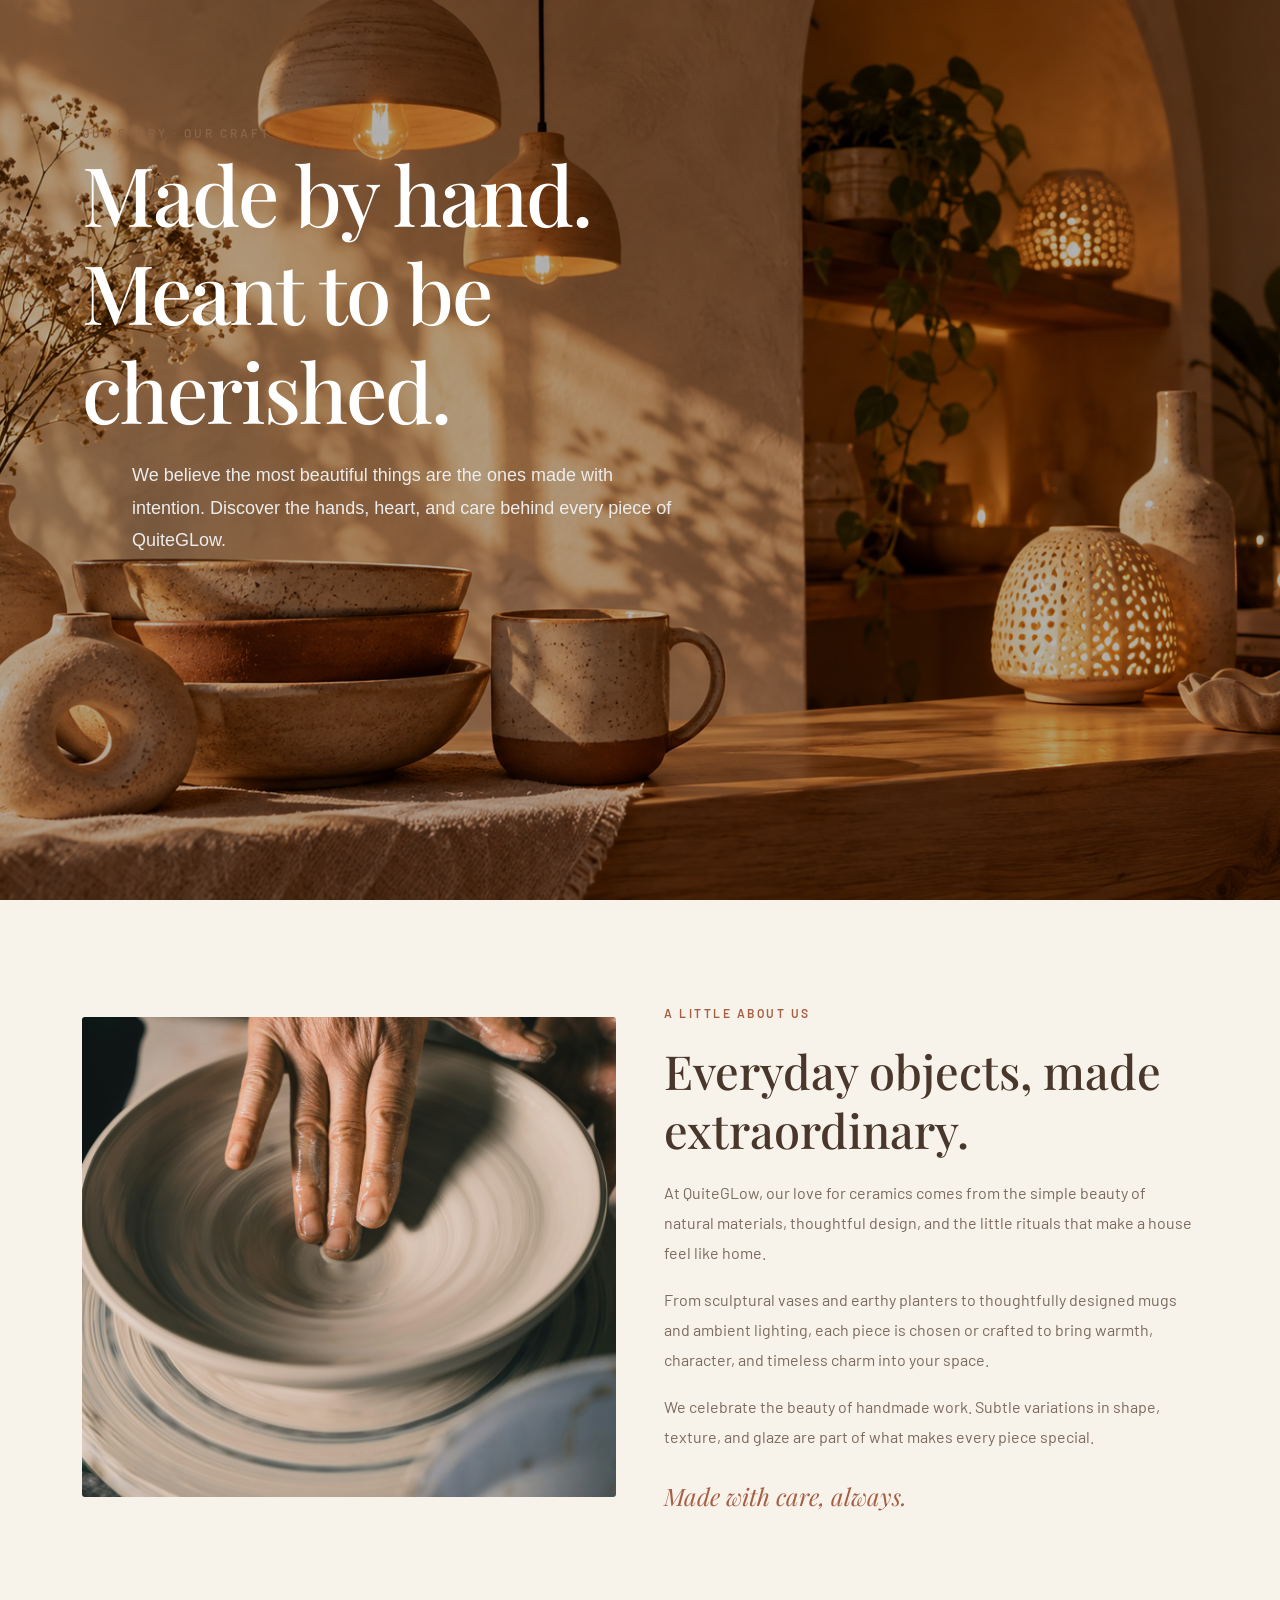
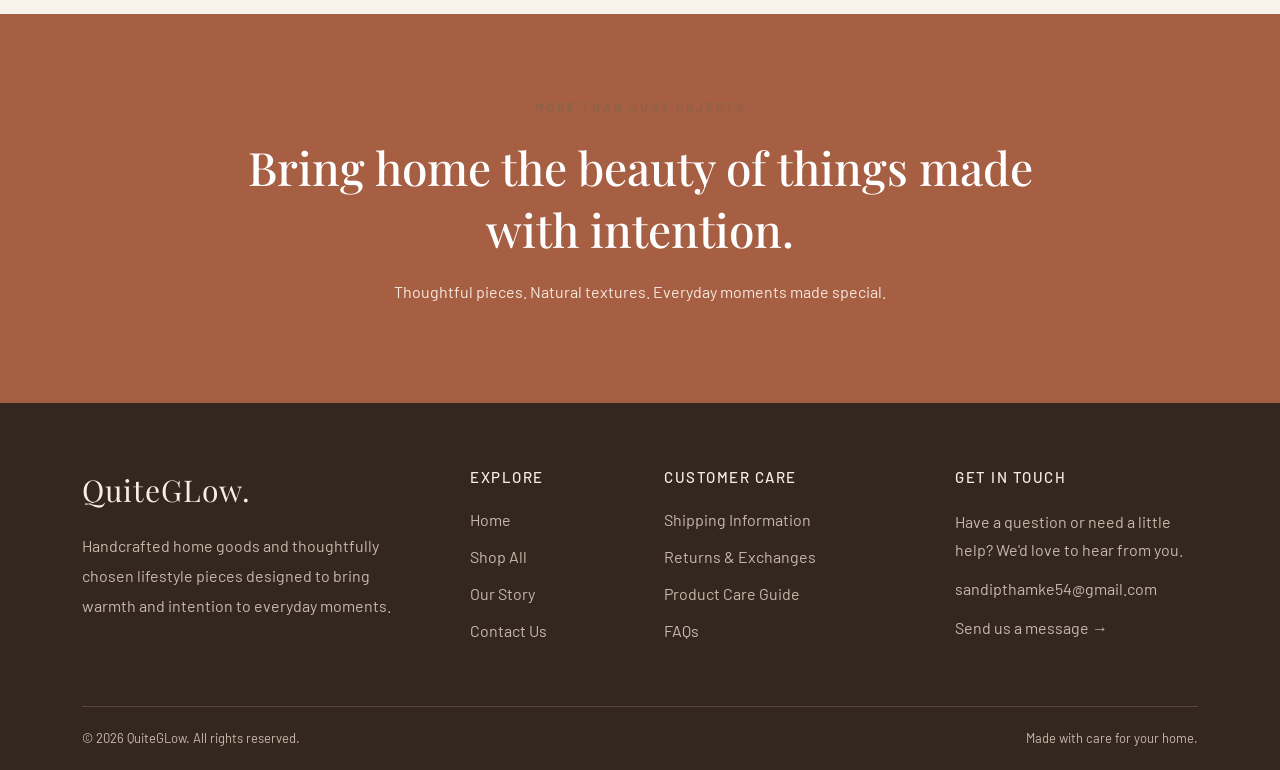
<file: aboutus.html>
<!DOCTYPE html>
<html lang="en">
    <head>
        <meta charset="UTF-8">
        <meta name="viewport" content="width=device-width, initial-scale=1.0">
        <title>Quite Glow</title>

        <!-- Bootstrap CSS -->
        <link
            href="https://cdn.jsdelivr.net/npm/bootstrap@5.3.3/dist/css/bootstrap.min.css"
            rel="stylesheet">
        <!-- Fonts -->
        <link
            href="https://fonts.googleapis.com/css2?family=Maname&family=Playfair+Display:ital,wght@0,400..900;1,400..900&display=swap"
            rel="stylesheet">
        <link rel="preconnect" href="https://fonts.googleapis.com">
        <link rel="preconnect" href="https://fonts.gstatic.com" crossorigin>
        <link
            href="https://fonts.googleapis.com/css2?family=Barlow:ital,wght@0,100;0,200;0,300;0,400;0,500;0,600;0,700;0,800;0,900;1,100;1,200;1,300;1,400;1,500;1,600;1,700;1,800;1,900&display=swap"
            rel="stylesheet">
        <link href="assets/style.css" rel="stylesheet">
    </head>
    <body>

        <!-- Navbar -->
        <nav class="navbar navbar-expand-lg custom-navbar" id="navbar">
            <div class="container py-2">

                <a class="navbar-brand" href="index.html">QuiteGLow</a>

                <button class="navbar-toggler" type="button"
                    data-bs-toggle="collapse"
                    data-bs-target="#navbarMenu"
                    aria-controls="navbarMenu"
                    aria-expanded="false"
                    aria-label="Toggle navigation">
                    <span>Menu</span>
                </button>

                <div class="collapse navbar-collapse" id="navbarMenu">

                    <ul class="navbar-nav mx-auto align-items-lg-center">

                        <li class="nav-item">
                            <a class="nav-link" href="index.html">Home</a>
                        </li>

                        <li class="nav-item">
                            <a class="nav-link" href="aboutus.html">About Us</a>
                        </li>

                        <li class="nav-item">
                            <a class="nav-link"
                                href="products.html">Products</a>
                        </li>

                        <li class="nav-item">
                            <a class="nav-link" href="contact.html">Contact</a>
                        </li>
                    </ul>
                    <ul class="navbar-nav ms-auto align-items-lg-center">
                        <li class="nav-item">
                            <a class="nav-link" href="cart.html">
                                <img src="assets/images/shopping-bag.png"
                                    width="35px" height="35px" />
                            </a>
                        </li>
                        <li class="nav-item">
                            <a class="nav-link" href="wishlist.html">
                                <img src="assets/images/favorite.png"
                                    width="40px" height="40px" />
                            </a>
                        </li>
                        <li class="nav-item ms-lg-3 mt-2 mt-lg-0">
                            <a class="nav-link nav-cta" href="signup.html">
                                Get Started
                            </a>
                        </li>
                    </ul>
                </div>
            </div>
        </nav>

        <!-- Hero Section -->
        <section class="hero">
            <div class="container">
                <div class="hero-content">
                    <span class="eyebrow">Our Story · Our Craft</span>

                    <h1>Made by hand.<br>Meant to be cherished.</h1>

                    <p>
                        We believe the most beautiful things are the ones made
                        with intention. Discover the hands, heart, and care
                        behind every piece of QuiteGLow.
                    </p>
                </div>
            </div>
        </section>

        <!-- Our Story -->
        <section class="story-section">
            <div class="container">
                <div class="row align-items-center g-5">
                    <div class="col-lg-6">
                        <img src="assets/images/s1.jpg"
                            alt="Shaping-ceramic"
                            class="story-image">
                    </div>

                    <div class="col-lg-6 story-text">
                        <span class="section-label">A little about us</span>

                        <h2>Everyday objects, made extraordinary.</h2>

                        <p>
                            At QuiteGLow, our love for ceramics comes
                            from the simple beauty of natural materials,
                            thoughtful design, and the little rituals that
                            make a house feel like home.
                        </p>

                        <p>
                            From sculptural vases and earthy planters to
                            thoughtfully designed mugs and ambient lighting,
                            each piece is chosen or crafted to bring warmth,
                            character, and timeless charm into your space.
                        </p>

                        <p>
                            We celebrate the beauty of handmade work.
                            Subtle variations in shape, texture, and glaze
                            are part of what makes every piece special.
                        </p>

                        <div class="signature">Made with care, always.</div>
                    </div>
                </div>
            </div>
        </section>

        <!-- Brand Statement -->
        <section class="brand-statement">
            <span class="eyebrow">More than just objects</span>

            <h2>Bring home the beauty of things made with intention.</h2>

            <p>
                Thoughtful pieces. Natural textures. Everyday moments made
                special.
            </p>
        </section>

        <!-- Footer -->
        <footer class="site-footer">
            <div class="container">
                <div class="row g-5">

                    <!-- Brand -->
                    <div class="col-lg-4 col-md-6">
                        <a href="index.html"
                            class="footer-brand text-decoration-none">
                            QuiteGLow.
                        </a>

                        <p class="footer-description">
                            Handcrafted home goods and thoughtfully chosen
                            lifestyle pieces designed to bring warmth and
                            intention to everyday moments.
                        </p>
                    </div>

                    <!-- Quick Links -->
                    <div class="col-lg-2 col-md-6">
                        <h4>Explore</h4>

                        <ul class="footer-links">
                            <li><a href="index.html">Home</a></li>
                            <li><a href="products.html">Shop All</a></li>
                            <li><a href="aboutus.html">Our Story</a></li>
                            <li><a href="contact.html">Contact Us</a></li>
                        </ul>
                    </div>

                    <!-- Customer Care -->
                    <div class="col-lg-3 col-md-6">
                        <h4>Customer Care</h4>

                        <ul class="footer-links">
                            <li><a href="shipping.html">Shipping
                                    Information</a></li>
                            <li><a href="returns.html">Returns &amp;
                                    Exchanges</a></li>
                            <li><a href="care-guide.html">Product Care
                                    Guide</a></li>
                            <li><a href="faq.html">FAQs</a></li>
                        </ul>
                    </div>

                    <!-- Contact -->
                    <div class="col-lg-3 col-md-6 footer-contact">
                        <h4>Get in Touch</h4>

                        <p>
                            Have a question or need a little help?
                            We'd love to hear from you.
                        </p>

                        <p>
                            <a href="mailto:sandipthamke54@gmail.com">
                                sandipthamke54@gmail.com
                            </a>
                        </p>

                        <p>
                            <a href="contact.html">Send us a message →</a>
                        </p>
                    </div>

                </div>

                <div class="footer-bottom">
                    <div class="row align-items-center gy-2">
                        <div class="col-md-6 text-center text-md-start">
                            © 2026 QuiteGLow. All rights reserved.
                        </div>

                        <div class="col-md-6 text-center text-md-end">
                            Made with care for your home.
                        </div>
                    </div>
                </div>
            </div>
        </footer>

        <script
            src="https://cdn.jsdelivr.net/npm/bootstrap@5.3.3/dist/js/bootstrap.bundle.min.js"></script>

        <script src="assets/script.js"></script>
    </body>
</html>
</file>
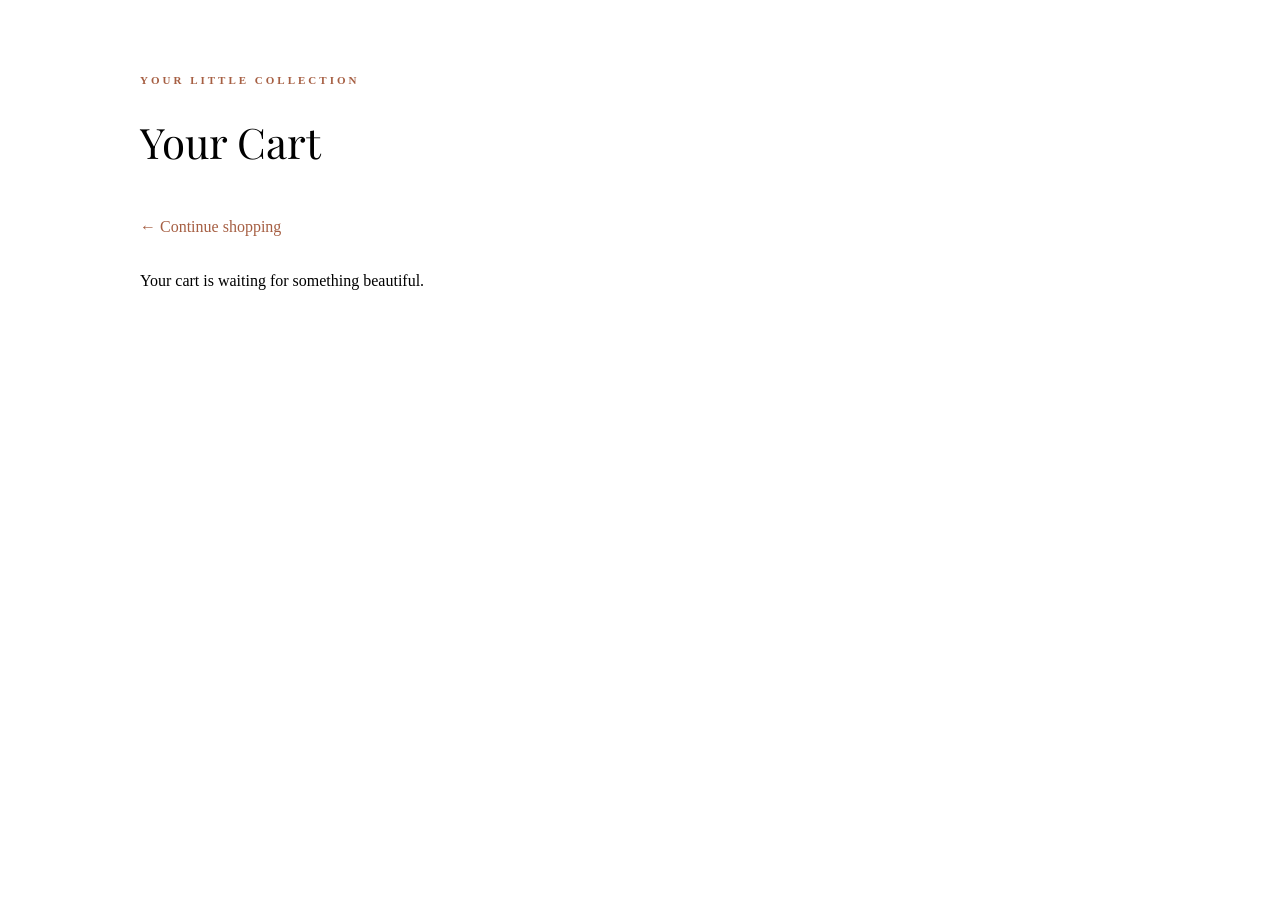
<file: cart.html>
<!DOCTYPE html>
<html lang="en">
    <head>
        <meta charset="UTF-8">
        <meta name="viewport" content="width=device-width, initial-scale=1.0">
        <title>Your Cart</title>
        <link
            href="https://fonts.googleapis.com/css2?family=Barlow:wght@400;500;600&family=Playfair+Display:wght@400;500&display=swap"
            rel="stylesheet">
        <link rel="stylesheet" href="assets/products.css">

        <style>
        .cart-page { max-width: 1000px; margin: auto; padding: 55px 5%; }
        .cart-page h1 { font: 42px 'Playfair Display', serif; }
        .cart-item { display: flex; gap: 20px; align-items: center; padding: 22px 0; border-bottom: 1px solid var(--border); }
        .cart-item img { width: 100px; height: 110px; object-fit: cover; }
        .cart-details { flex: 1; }
        .cart-details h3 { font: 21px 'Playfair Display', serif; }
        .cart-actions { display: flex; align-items: center; gap: 10px; flex-wrap: wrap; }
        .cart-actions button, .checkout-btn { padding: 8px 12px; border: 1px solid var(--border); background: var(--card); color: var(--brown); cursor: pointer; }
        .remove-btn { color: var(--terracotta) !important; }
        .cart-total { text-align: right; padding-top: 25px; }
        .checkout-btn { background: var(--brown); color: white; padding: 13px 25px; border: none; margin-top: 15px; }
        .back-link { color: var(--terracotta); text-decoration: none; display: inline-block; margin: 20px 0; }
        @media(max-width: 500px) { .cart-item { align-items: flex-start; gap: 12px; } .cart-item img { width: 78px; height: 95px; } }
    </style>
    </head>
    <body>
        <main class="cart-page">
            <p class="eyebrow">YOUR LITTLE COLLECTION</p>
            <h1>Your Cart</h1>
            <a class="back-link" href="products.html">← Continue shopping</a>

            <div id="cart-items"></div>
            <div class="cart-total" id="cart-total"></div>
        </main>

        <script src="assets/products.js"></script>
        <script>
        function renderCart() {
            const cart = getStored(CART_KEY);
            const container = document.getElementById("cart-items");
            const totalBox = document.getElementById("cart-total");

            if (!cart.length) {
                container.innerHTML = "<p>Your cart is waiting for something beautiful.</p>";
                totalBox.innerHTML = "";
                return;
            }

            container.innerHTML = cart.map(item => {
                const product = products.find(p => p.id === item.id);
                if (!product) return "";

                return `
                    <div class="cart-item">
                        <img src="${product.image}" alt="${product.name}">
                        <div class="cart-details">
                            <h3>${product.name}</h3>
                            <p>${money(product.price)}</p>
                            <div class="cart-actions">
                                <button data-qty="${product.id}" data-change="-1" aria-label="Decrease quantity">−</button>
                                <span>${item.quantity}</span>
                                <button data-qty="${product.id}" data-change="1" aria-label="Increase quantity">+</button>
                                <button class="remove-btn" data-remove="${product.id}">Remove</button>
                            </div>
                        </div>
                    </div>`;
            }).join("");

            const total = cart.reduce((sum, item) => {
                const product = products.find(p => p.id === item.id);
                return sum + (product ? product.price * item.quantity : 0);
            }, 0);

            totalBox.innerHTML = `
                <h3>Total: ${money(total)}</h3>
                <button class="checkout-btn" id="checkout-btn">Continue to Checkout →</button>
                <p style="color:var(--muted);font-size:13px;">Shipping and payment can be added at checkout.</p>`;
        }

        document.addEventListener("click", function(event) {
            const qtyButton = event.target.closest("[data-qty]");
            const removeButton = event.target.closest("[data-remove]");

            if (qtyButton) {
                const id = Number(qtyButton.dataset.qty);
                const change = Number(qtyButton.dataset.change);
                let cart = getStored(CART_KEY);
                const item = cart.find(p => p.id === id);

                if (item) item.quantity += change;
                cart = cart.filter(p => p.quantity > 0);
                saveStored(CART_KEY, cart);
                renderCart();
            }

            if (removeButton) {
                const id = Number(removeButton.dataset.remove);
                const cart = getStored(CART_KEY).filter(p => p.id !== id);
                saveStored(CART_KEY, cart);
                renderCart();
            }

           if (event.target.closest("#checkout-btn")) {
            if (confirm("Want to confirm your order?")) {
        alert("Order confirmed successfully!");
    } else {
        alert("Order was not confirmed.");
    }
}
        });

        renderCart();
    </script>
    </body>
</html>
</file>
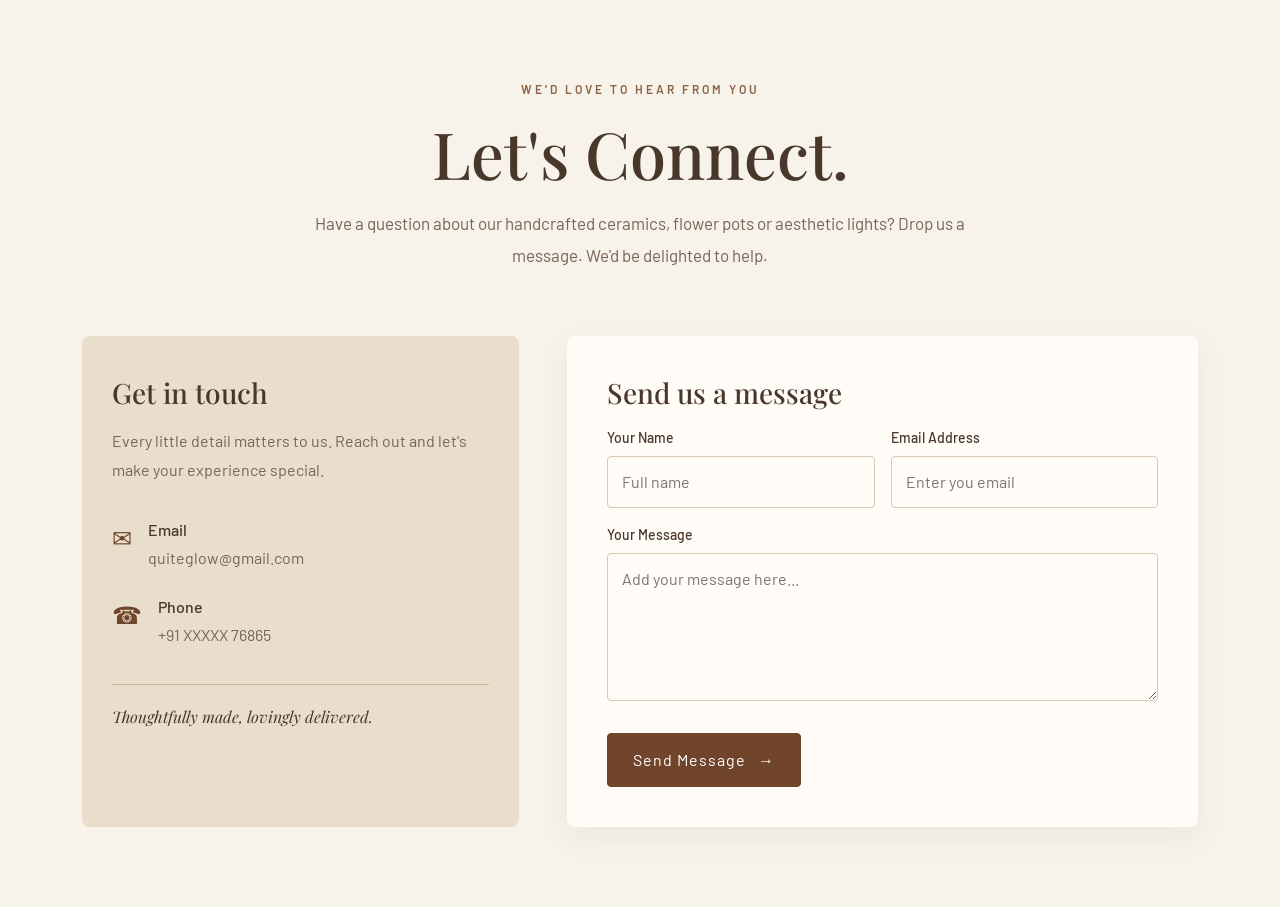
<file: contact.html>
<!DOCTYPE html>
<html lang="en">
    <head>
        <meta charset="UTF-8">
        <meta name="viewport" content="width=device-width, initial-scale=1.0">
        <title>Quite Glow</title>

        <!-- Bootstrap CSS -->
        <link
            href="https://cdn.jsdelivr.net/npm/bootstrap@5.3.3/dist/css/bootstrap.min.css"
            rel="stylesheet">
        <!-- Fonts -->
        <link
            href="https://fonts.googleapis.com/css2?family=Maname&family=Playfair+Display:ital,wght@0,400..900;1,400..900&display=swap"
            rel="stylesheet">
        <link rel="preconnect" href="https://fonts.googleapis.com">
        <link rel="preconnect" href="https://fonts.gstatic.com" crossorigin>
        <link
            href="https://fonts.googleapis.com/css2?family=Barlow:ital,wght@0,100;0,200;0,300;0,400;0,500;0,600;0,700;0,800;0,900;1,100;1,200;1,300;1,400;1,500;1,600;1,700;1,800;1,900&display=swap"
            rel="stylesheet">
        <link href="assets/style.css" rel="stylesheet">

    </head>
    <body>
        <!-- Navbar -->
        <nav class="navbar navbar-expand-lg custom-navbar" id="navbar">
            <div class="container py-2">

                <a class="navbar-brand" href="index.html">QuiteGLow</a>

                <button class="navbar-toggler" type="button"
                    data-bs-toggle="collapse"
                    data-bs-target="#navbarMenu"
                    aria-controls="navbarMenu"
                    aria-expanded="false"
                    aria-label="Toggle navigation">
                    <span>Menu</span>
                </button>

                <div class="collapse navbar-collapse" id="navbarMenu">

                    <ul class="navbar-nav mx-auto align-items-lg-center">

                        <li class="nav-item">
                            <a class="nav-link" href="index.html">Home</a>
                        </li>

                        <li class="nav-item">
                            <a class="nav-link" href="aboutus.html">About Us</a>
                        </li>

                        <li class="nav-item">
                            <a class="nav-link"
                                href="products.html">Products</a>
                        </li>

                        <li class="nav-item">
                            <a class="nav-link" href="contact.html">Contact</a>
                        </li>
                    </ul>
                    <ul class="navbar-nav ms-auto align-items-lg-center">
                        <li class="nav-item">
                            <a class="nav-link" href="cart.html">
                                <img src="assets/images/shopping-bag.png"
                                    width="35px" height="35px" />
                            </a>
                        </li>
                        <li class="nav-item">
                            <a class="nav-link" href="wishlist.html">
                                <img src="assets/images/favorite.png"
                                    width="40px" height="40px" />
                            </a>
                        </li>
                        <li class="nav-item ms-lg-3 mt-2 mt-lg-0">
                            <a class="nav-link nav-cta" href="signup.html">
                                Get Started
                            </a>
                        </li>
                    </ul>
                </div>
            </div>
        </nav>

        <section class="contact-section">
            <div class="container">
                <div class="text-center contact-heading">
                    <p class="eyebrow">WE'D LOVE TO HEAR FROM YOU</p>
                    <h1>Let's Connect.</h1>
                    <p class="intro">
                        Have a question about our handcrafted ceramics,
                        flower pots or aesthetic lights? Drop us a message.
                        We'd be delighted to help.
                    </p>
                </div>

                <div class="row g-5 mt-3">
                    <div class="col-lg-5">
                        <div class="contact-info">
                            <h3>Get in touch</h3>
                            <p>
                                Every little detail matters to us.
                                Reach out and let's make your experience
                                special.
                            </p>

                            <div class="info-item">
                                <span class="info-icon">✉</span>
                                <div>
                                    <h5>Email</h5>
                                    <p>quiteglow@gmail.com</p>
                                </div>
                            </div>

                            <div class="info-item">
                                <span class="info-icon">☎</span>
                                <div>
                                    <h5>Phone</h5>
                                    <p>+91 XXXXX 76865</p>
                                </div>
                            </div>

                            <div class="contact-note">
                                Thoughtfully made, lovingly delivered.
                            </div>
                        </div>
                    </div>

                    <div class="col-lg-7">
                        <form class="contact-form" method="post"
                            action="mailto:sandipthamke54@gmail.com">

                            <h3>Send us a message</h3>

                            <div class="row g-3">
                                <div class="col-md-6">
                                    <label for="name">Your Name</label>
                                    <input type="text" id="name" name="Name"
                                        placeholder="Full name" required>
                                </div>

                                <div class="col-md-6">
                                    <label for="email">Email Address</label>
                                    <input type="email" id="email" name="Email"
                                        placeholder="Enter you email" required>
                                </div>

                                <div class="col-12">
                                    <label for="message">Your Message</label>
                                    <textarea id="message" name="Message"
                                        rows="5"
                                        placeholder="Add your message here..."
                                        required></textarea>
                                </div>

                                <div class="col-12">
                                    <button type="submit" class="send-btn">
                                        Send Message &nbsp; →
                                    </button>
                                </div>
                            </div>
                        </form>
                    </div>
                </div>
            </div>
        </section>
        <script
            src="https://cdn.jsdelivr.net/npm/bootstrap@5.3.3/dist/js/bootstrap.bundle.min.js"></script>

        <script src="assets/script.js"></script>

    </body>
</html>
</file>
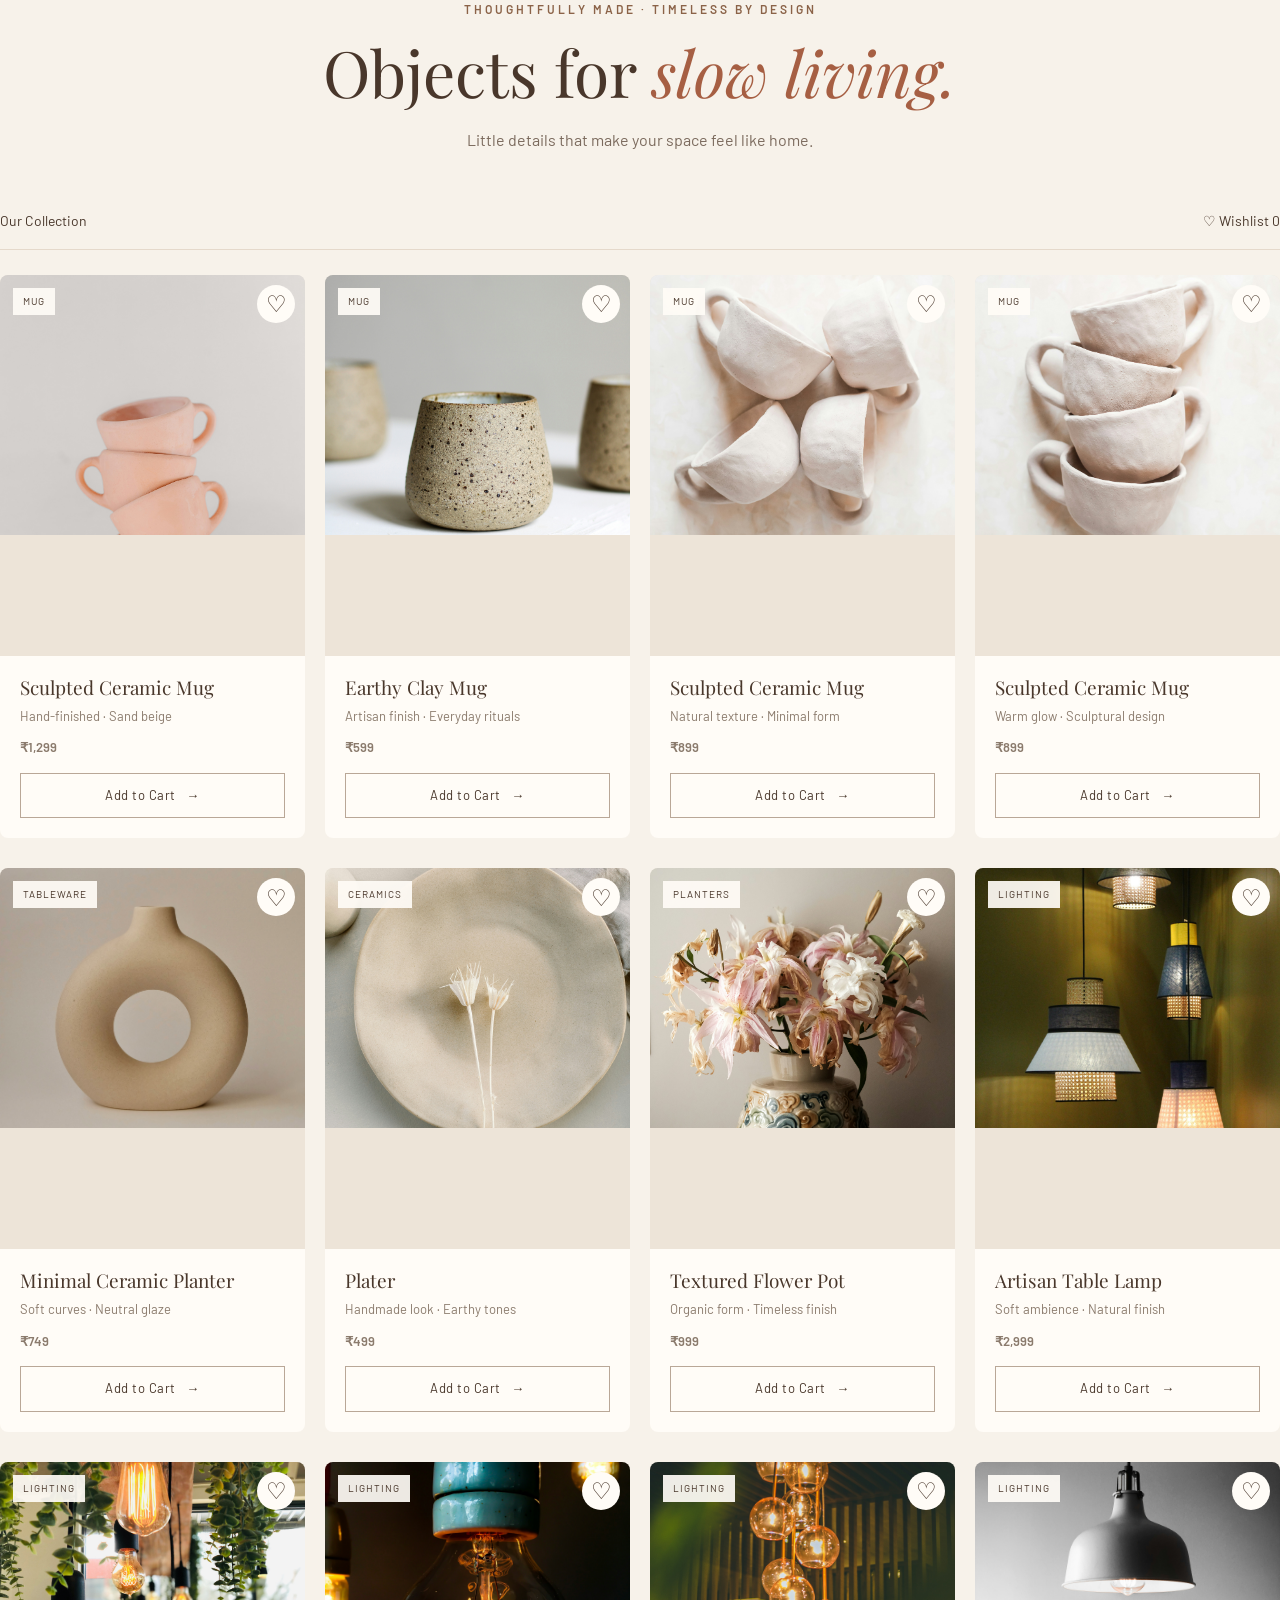
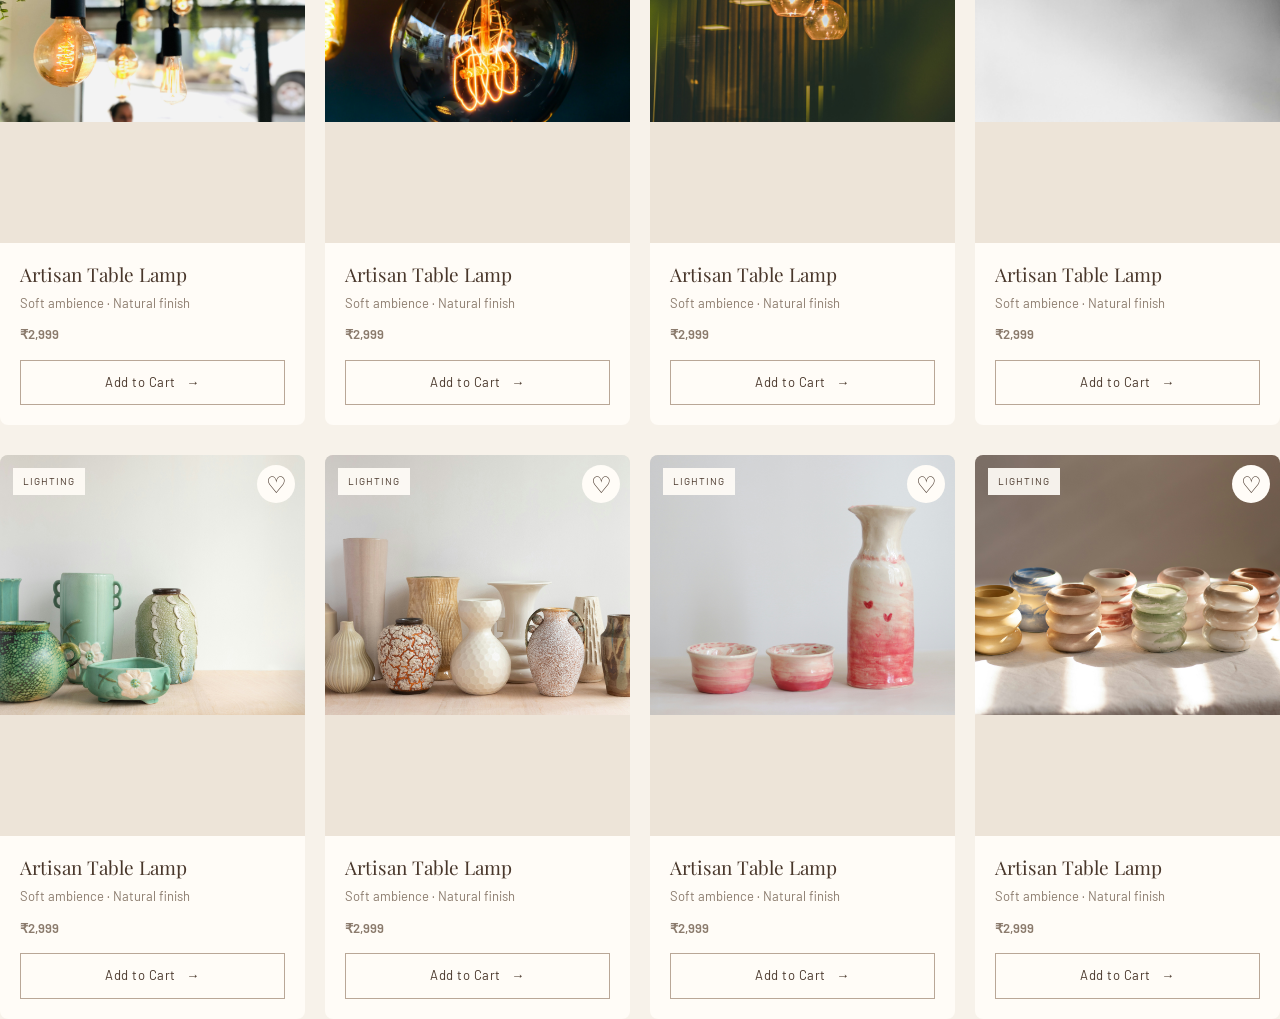
<file: products.html>
<!DOCTYPE html>
<html lang="en">
  <head>
    <meta charset="UTF-8">
    <meta name="viewport" content="width=device-width, initial-scale=1.0">
    <title>Quite Glow</title>

    <!-- Bootstrap CSS -->
    <link
      href="https://cdn.jsdelivr.net/npm/bootstrap@5.3.3/dist/css/bootstrap.min.css"
      rel="stylesheet">
    <!-- Fonts -->
    <link
      href="https://fonts.googleapis.com/css2?family=Maname&family=Playfair+Display:ital,wght@0,400..900;1,400..900&display=swap"
      rel="stylesheet">
    <link rel="preconnect" href="https://fonts.googleapis.com">
    <link rel="preconnect" href="https://fonts.gstatic.com" crossorigin>
    <link
      href="https://fonts.googleapis.com/css2?family=Barlow:ital,wght@0,100;0,200;0,300;0,400;0,500;0,600;0,700;0,800;0,900;1,100;1,200;1,300;1,400;1,500;1,600;1,700;1,800;1,900&display=swap"
      rel="stylesheet">
    <link href="assets/products.css" rel="stylesheet">
    <link href="assets/style.css" rel="stylesheet">
  </head>
  <body>
    
    <!-- Navbar -->
    <nav class="navbar navbar-expand-lg custom-navbar" id="navbar">
      <div class="container py-2">

        <a class="navbar-brand" href="index.html">QuiteGLow</a>

        <button class="navbar-toggler" type="button"
          data-bs-toggle="collapse"
          data-bs-target="#navbarMenu"
          aria-controls="navbarMenu"
          aria-expanded="false"
          aria-label="Toggle navigation">
          <span>Menu</span>
        </button>

        <div class="collapse navbar-collapse" id="navbarMenu">

          <ul class="navbar-nav mx-auto align-items-lg-center">

            <li class="nav-item">
              <a class="nav-link" href="index.html">Home</a>
            </li>

            <li class="nav-item">
              <a class="nav-link" href="aboutus.html">About Us</a>
            </li>

            <li class="nav-item">
              <a class="nav-link" href="products.html">Products</a>
            </li>

            <li class="nav-item">
              <a class="nav-link" href="contact.html">Contact</a>
            </li>
          </ul>
          <ul class="navbar-nav ms-auto align-items-lg-center">
            <li class="nav-item">
              <a class="nav-link" href="cart.html">
                <img src="assets/images/shopping-bag.png" width="35px"
                  height="35px" />
              </a>
            </li>
            <li class="nav-item">
              <a class="nav-link" href="wishlist.html">
                <img src="assets/images/favorite.png" width="40px"
                  height="40px" />
              </a>
            </li>
            <li class="nav-item ms-lg-3 mt-2 mt-lg-0">
              <a class="nav-link nav-cta" href="signup.html">
                Get Started
              </a>
            </li>
          </ul>
        </div>
      </div>
    </nav>
<section class="shop-section">
    <div class="shop-heading">
        <p class="eyebrow">THOUGHTFULLY MADE · TIMELESS BY DESIGN</p>
        <h1>Objects for <em>slow living.</em></h1>
        <p>Little details that make your space feel like home.</p>
    </div>

    <div class="shop-toolbar">
        <span>Our Collection</span>
        <a href="wishlist.html" class="wishlist-link">
            ♡ Wishlist <span id="wishlist-count">0</span>
        </a>
    </div>

    <div class="product-grid" id="product-grid"></div>
</section>

    <script src="assets/products.js"></script>

    <!-- Bootstrap JavaScript -->
    <script
      src="https://cdn.jsdelivr.net/npm/bootstrap@5.3.3/dist/js/bootstrap.bundle.min.js"></script>

    <script src="assets/script.js"></script>

  </body>
</html>
</file>
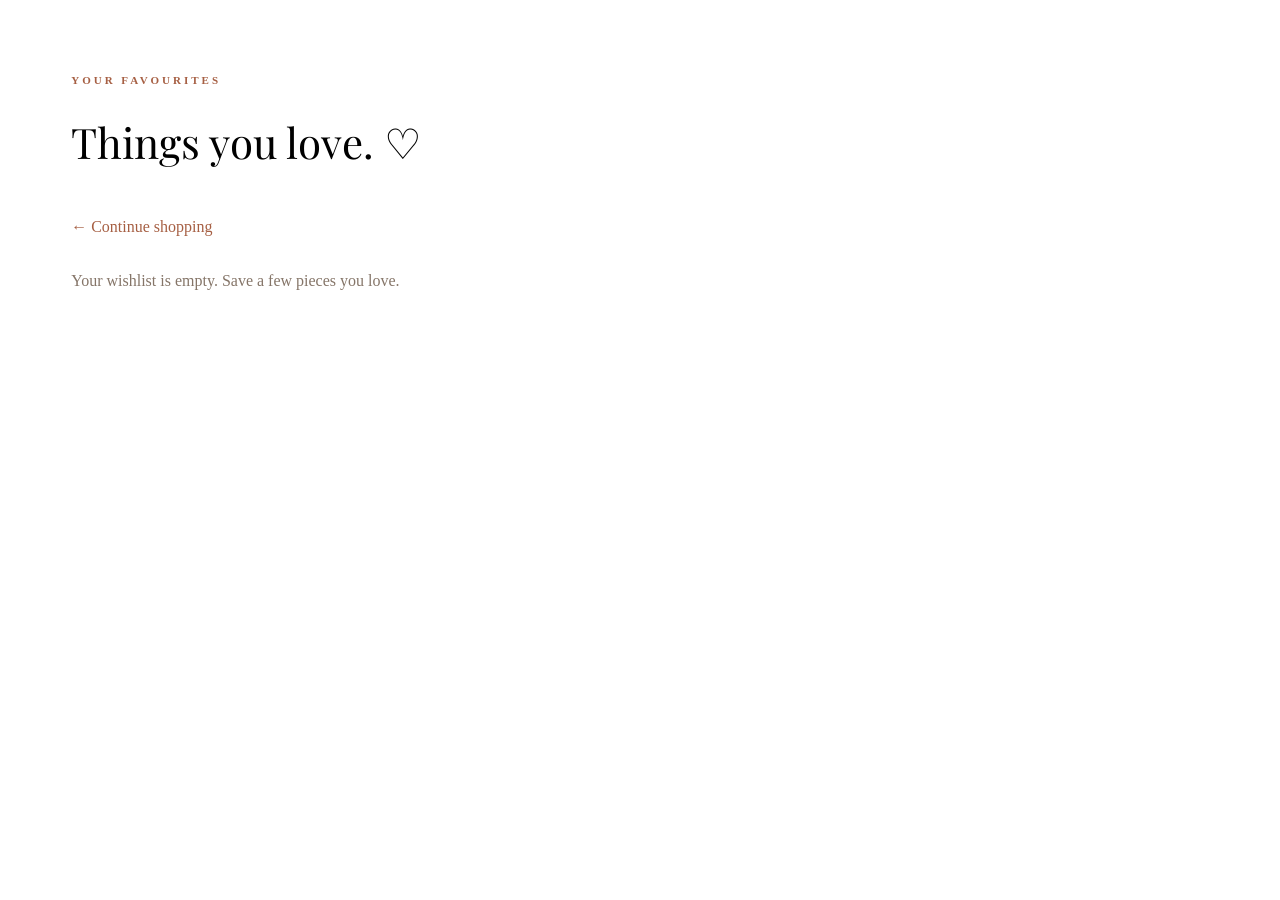
<file: wishlist.html>
<!DOCTYPE html>
<html lang="en">
<head>
    <meta charset="UTF-8">
    <meta name="viewport" content="width=device-width, initial-scale=1.0">
    <title>Your Wishlist</title>
    <link href="https://fonts.googleapis.com/css2?family=Barlow:wght@400;500;600&family=Playfair+Display:wght@400;500&display=swap" rel="stylesheet">
    <link rel="stylesheet" href="assets/products.css">
    <style>
        .wishlist-page { max-width: 1400px; margin: auto; padding: 55px 5%; }
        .wishlist-page h1 { font: 42px 'Playfair Display', serif; }
        .back-link { display: inline-block; margin: 20px 0; color: var(--terracotta); text-decoration: none; }
    </style>
</head>
<body>
    <main class="wishlist-page">
        <p class="eyebrow">YOUR FAVOURITES</p>
        <h1>Things you love. ♡</h1>
        <a class="back-link" href="products.html">← Continue shopping</a>
        <div class="product-grid" id="product-grid"></div>
        <p id="empty-wishlist" style="color:var(--muted);"></p>
    </main>

    <script src="assets/products.js"></script>
    <script>
        // Override the product rendering for the wishlist page.
        renderWishlist = function() {
            const wishlist = getStored(WISHLIST_KEY);
            const grid = document.getElementById("product-grid");
            const empty = document.getElementById("empty-wishlist");

            const savedProducts = products.filter(p => wishlist.includes(p.id));

            empty.textContent = savedProducts.length
                ? ""
                : "Your wishlist is empty. Save a few pieces you love.";

            grid.innerHTML = savedProducts.map(product => `
                <article class="product-card">
                    <div class="product-image-wrap">
                        <img class="product-image" src="${product.image}" alt="${product.name}">
                        <button class="heart-btn liked" data-heart="${product.id}" aria-label="Remove ${product.name} from wishlist">♥</button>
                    </div>
                    <div class="product-info">
                        <h3>${product.name}</h3>
                        <p class="product-description">${product.description}</p>
                        <p class="product-price">${money(product.price)}</p>
                        <button class="add-cart-btn" data-cart="${product.id}">Add to Cart →</button>
                    </div>
                </article>
            `).join("");
        };

        renderWishlist();
    </script>
</body>
</html>
</file>
<file: assets/style.css>
body {
    margin: 0;
    font-family: Arial, sans-serif;
    background: #ffffff;
    color: #222;
}

/* Navbar hidden initially */
.custom-navbar {
    position: fixed;
    top: 0;
    left: 0;
    width: 100%;
    z-index: 1000;
    background: rgba(255, 255, 255, 0.96);
    border-bottom: 1px solid #e8e8e8;
    transform: translateY(-100%);
    transition: transform 0.35s ease;
}

/* Show navbar when scrolling down */
.custom-navbar.show {
    transform: translateY(0);
}

.navbar-brand {
    font-size: 40px;
    font-weight: 700;
    margin-top: -2%;
    margin-left: -5%;
    margin-right: 20%;
    letter-spacing: -1px;
    color: #111;
    font-family: Maname, Playfair, capriola;
}

.navbar-brand:hover {
    color: #555;
}

.nav-link {
    color: #333;
    font-size: 16px;
    font-weight: 400;
    margin: 7px 8px;
    transition: color 0.2s;
}

.nav-link:hover {
    color: #777;
}

.nav-cta {
    background: #171717;
    color: #fff !important;
    padding: 10px 18px !important;
    border-radius: 4px;
}

.nav-cta:hover {
    background: #444;
}

/* Demo webpage content */
.hero {
    background-image:
        linear-gradient(rgba(0, 0, 0, 0.3), rgba(0, 0, 0, 0.3)),
        url("/assets/images/hero-background.png");
    background-size: cover;
    background-position: center;
    background-repeat: no-repeat;

    width: 100%;
    height: 500px;

    display: flex;

    min-height: 100vh;
    display: flex;
    margin-top: 0%;
    padding: 30px;
}

.heading-hero {
    margin-top: 10%;
    color: #fff;
}

.hero h1 {
    font-size: clamp(42px, 7vw, 82px);
    font-weight: 500;
    letter-spacing: -2px;
}

.hero p {
    color: #ececec;
    font-size: 18px;
    font-family: Geneva, Verdana, sans-serif;
    max-width: 550px;
    margin: 20px auto;
    line-height: 1.8;
}

.explore {
    border: 2px solid #fff;
    color: white;
    font-size: 20px;
    width: 45%;
    font-family: Barlow;
    letter-spacing: 4px;
    transition: 0.5s;
}

.explore:hover {
    background-color: #394638;
    color: White;
}

/* lighting */
.container .img-1 {
    margin-left: 0%;
}

.container .img-description-1 {
    margin-top: -40%;
    text-align: left;
    margin-left: 60%;
    width: 50%;
}


/* ceramics */
.img-2 {
    margin-left: 50%;
}

.container .img-description-2 {
    margin-top: -40%;
    text-align: left;
    margin-left: 0%;
    width: 50%;
}

.explore-lights {
    border: 2px solid rgb(146, 45, 19);
    color: rgb(146, 45, 19);
    font-size: 20px;
    width: 50%;
    font-family: Barlow;
    letter-spacing: 4px;
    transition: 0.5s;
}

.explore-lights:hover {
    background-color: rgb(146, 45, 19);
    color: White;
}

.content-section {
    min-height: 5vh;
    padding: 50px 20px;
    display: flex;
}

.content-section h2 {
    font-size: clamp(32px, 5vw, 55px);
    font-weight: 700;
}


.latest-products {
    background-color: #F5EFE5;
}

.section-subtitle {
    color: #8B6348;
    letter-spacing: 3px;
    font-size: 12px;
}

.section-title {
    color: #3E2B20;
    font-family: Georgia, serif;
    font-size: 42px;
    margin-bottom: 15px;
}

.section-description {
    color: #766456;
    max-width: 550px;
    margin: auto;
    line-height: 1.8;
}

.product-card {
    background: #FFFCF7;
    border-radius: 8px;
    overflow: hidden;
    height: 100%;
    transition: transform 0.3s ease,
        box-shadow 0.3s ease;
}

.product-card:hover {
    transform: translateY(-6px);
    box-shadow: 0 12px 28px #70452B20;
}

.product-card img {
    width: 100%;
    height: 260px;
    object-fit: cover;
    display: block;
}

.product-info {
    padding: 20px;
}

.product-info h5 {
    color: #3E2B20;
    font-size: 17px;
}

.product-info p {
    color: #8B7B6D;
    font-size: 13px;
}

.product-info h6 {
    color: #70452B;
    font-size: 19px;
    font-weight: bold;
    margin-bottom: 15px;
}

.shop-btn {
    background: #70452B;
    color: white;
    border: 1px solid #70452B;
    padding: 10px;
    width: 100%;
    transition: 0.3s;
}

.shop-btn:hover {
    background: #8B5E3C;
    border-color: #8B5E3C;
}


@media (prefers-reduced-motion: reduce) {
    .custom-navbar {
        transition: none;
    }
}

/* About us */

* {
    box-sizing: border-box;
}

body {
    margin: 0;
    font-family: 'Barlow', sans-serif;
    background: #F5EFE5;
    color: #3E2B20;
}

.contact-section {
    padding: 80px 0;
}

.contact-heading {
    max-width: 650px;
    margin: auto;
}

.eyebrow {
    font-size: 12px;
    letter-spacing: 4px;
    color: #8B6348;
    font-weight: 600;
}

.contact-heading h1 {
    font-family: 'Playfair Display', serif;
    font-size: clamp(42px, 6vw, 65px);
    margin: 15px 0;
}

.intro {
    color: #766456;
    line-height: 1.9;
    font-size: 17px;
}

.contact-info {
    background: #E9DDCC;
    padding: 40px 30px;
    border-radius: 8px;
    height: 100%;
}

.contact-info h3,
.contact-form h3 {
    font-family: 'Playfair Display', serif;
    margin-bottom: 18px;
}

.contact-info>p {
    color: #766456;
    line-height: 1.8;
    margin-bottom: 35px;
}

.info-item {
    display: flex;
    gap: 16px;
    align-items: flex-start;
    margin-bottom: 26px;
}

.info-icon {
    font-size: 24px;
    color: #70452B;
}

.info-item h5 {
    font-size: 16px;
    margin-bottom: 5px;
}

.info-item p {
    color: #766456;
    margin: 0;
    line-height: 1.7;
}

.contact-note {
    margin-top: 35px;
    padding-top: 20px;
    border-top: 1px solid #CDBAA3;
    font-family: 'Playfair Display', serif;
    font-style: italic;
}

.contact-form {
    background: #FFFCF7;
    padding: 40px;
    border-radius: 8px;
    box-shadow: 0 10px 30px rgba(62, 43, 32, 0.06);
}

.contact-form label {
    display: block;
    margin-bottom: 8px;
    font-size: 14px;
    font-weight: 500;
}

.contact-form input,
.contact-form select,
.contact-form textarea {
    width: 100%;
    padding: 13px 14px;
    background: transparent;
    border: 1px solid #D8C7B2;
    border-radius: 4px;
    font-family: inherit;
    color: #3E2B20;
    outline: none;
    transition: border-color 0.3s, box-shadow 0.3s;
}

.contact-form input:focus,
.contact-form select:focus,
.contact-form textarea:focus {
    border-color: #70452B;
    box-shadow: 0 0 0 3px rgba(112, 69, 43, 0.10);
}

.contact-form textarea {
    resize: vertical;
}

.send-btn {
    margin-top: 10px;
    padding: 14px 25px;
    background: #70452B;
    color: white;
    border: 1px solid #70452B;
    border-radius: 4px;
    letter-spacing: 1px;
    cursor: pointer;
    transition: background 0.3s, transform 0.3s;
}

.send-btn:hover {
    background: #3E2B20;
    border-color: #3E2B20;
    transform: translateY(-2px);
}



/* About Us */
:root {
    --cream: #F7F2EA;
    --brown: #49372B;
    --terracotta: #A65F43;
    --muted: #7B6A5D;
    --white: #FFFCF7;
    --border: #E5D9CB;
}

* {
    box-sizing: border-box;
}

body {
    margin: 0;
    background: var(--cream);
    color: var(--brown);
    font-family: 'Barlow', sans-serif;
}

h1,
h2,
h3,
h4 {
    font-family: 'Playfair Display', serif;
}

/* Navbar */
.navbar {
    background: var(--white);
    padding: 18px 0;
    border-bottom: 1px solid var(--border);
}

.navbar-brand {
    color: var(--brown);
    font-family: 'Playfair Display', serif;
    font-size: 27px;
    letter-spacing: 1px;
}

.navbar-brand:hover {
    color: var(--terracotta);
}

.nav-link {
    color: var(--brown);
    margin-left: 22px;
    font-size: 15px;
    letter-spacing: 0.5px;
}

.nav-link:hover,
.nav-link.active {
    color: var(--terracotta);
}

.hero-content {
    max-width: 650px;
    padding: 90px 0;
    color: white;
}

.eyebrow {
    text-transform: uppercase;
    letter-spacing: 3px;
    font-size: 12px;
    font-weight: 600;
}


/* Story */
.story-section {
    padding: 100px 0;
}

.story-image {
    width: 100%;
    height: 480px;
    object-fit: cover;
    border-radius: 3px;
}

.section-label {
    color: var(--terracotta);
    text-transform: uppercase;
    letter-spacing: 2.5px;
    font-size: 12px;
    font-weight: 600;
}

.story-text h2,
.process-section h2,
.quality-section h2 {
    font-size: clamp(32px, 4vw, 47px);
    line-height: 1.25;
    margin: 18px 0;
}

.story-text p,
.section-description {
    color: var(--muted);
    font-size: 16px;
    line-height: 1.9;
}

.signature {
    color: var(--terracotta);
    font-family: 'Playfair Display', serif;
    font-size: 24px;
    font-style: italic;
    margin-top: 25px;
}

/* Brand statement */
.brand-statement {
    background: var(--terracotta);
    color: white;
    text-align: center;
    padding: 80px 20px;
}

.brand-statement h2 {
    font-size: clamp(30px, 4vw, 46px);
    max-width: 800px;
    margin: 18px auto;
    line-height: 1.35;
}

.brand-statement p {
    color: #F8E8DE;
    line-height: 1.8;
}

/* Footer */
.site-footer {
    background: #33271F;
    color: #F6EEE5;
    padding: 65px 0 0;
}

.footer-brand {
    font-family: 'Playfair Display', serif;
    font-size: 30px;
    letter-spacing: 1px;
    color: #F6EEE5;
}

.footer-description {
    color: #C9B9AA;
    line-height: 1.9;
    max-width: 340px;
    margin-top: 18px;
}

.site-footer h4 {
    font-family: 'Barlow', sans-serif;
    font-size: 15px;
    text-transform: uppercase;
    letter-spacing: 1.5px;
    margin-bottom: 22px;
}

.footer-links {
    list-style: none;
    padding: 0;
    margin: 0;
}

.footer-links li {
    margin-bottom: 13px;
}

.footer-links a,
.footer-contact a {
    color: #C9B9AA;
    text-decoration: none;
    transition: color 0.2s ease;
}

.footer-links a:hover,
.footer-contact a:hover {
    color: #DDA88B;
}

.footer-contact p {
    color: #C9B9AA;
    line-height: 1.8;
    margin-bottom: 10px;
}

.footer-bottom {
    border-top: 1px solid #59473A;
    margin-top: 50px;
    padding: 22px 0;
    color: #C9B9AA;
    font-size: 13px;
}

.footer-bottom a {
    color: #C9B9AA;
    text-decoration: none;
}

.footer-bottom a:hover {
    color: white;
}
</file>
<file: assets/products.css>
:root {
    --cream: #F7F2EA;
    --card: #FFFCF7;
    --brown: #49372B;
    --terracotta: #A65F43;
    --muted: #857568;
    --border: #E8DED2;
}


.shop-heading {
    text-align: center;
    margin-bottom: 55px;
}

.eyebrow {
    color: var(--terracotta);
    font-size: 11px;
    letter-spacing: 3px;
    font-weight: 600;
}

.shop-heading h1 {
    font-family: 'Playfair Display', serif;
    font-size: clamp(38px, 5vw, 64px);
    font-weight: 400;
    margin: 15px 0;
}

.shop-heading h1 em {
    color: var(--terracotta);
}

.shop-heading > p:last-child {
    color: var(--muted);
    line-height: 1.8;
}

.shop-toolbar {
    display: flex;
    justify-content: space-between;
    align-items: center;
    padding-bottom: 18px;
    margin-bottom: 25px;
    border-bottom: 1px solid var(--border);
    font-size: 14px;
}

.wishlist-link {
    color: var(--brown);
    text-decoration: none;
}

.wishlist-link:hover {
    color: var(--terracotta);
}

.product-grid {
    display: grid;
    grid-template-columns: repeat(4, minmax(0, 1fr));
    gap: 30px 20px;
}

.product-card {
    min-width: 0;
}

.product-image-wrap {
    position: relative;
    overflow: hidden;
    background: #EDE4D8;
    aspect-ratio: 4 / 5;
}

.product-image {
    width: 100%;
    height: 100%;
    object-fit: cover;
    transition: transform 0.5s ease;
}

.product-card:hover .product-image {
    transform: scale(1.045);
}

.product-category {
    position: absolute;
    top: 13px;
    left: 13px;
    padding: 6px 10px;
    background: rgba(255, 252, 247, 0.92);
    color: var(--brown);
    font-size: 10px;
    letter-spacing: 1px;
    text-transform: uppercase;
}

.heart-btn {
    position: absolute;
    top: 10px;
    right: 10px;
    width: 38px;
    height: 38px;
    border: none;
    border-radius: 50%;
    background: var(--card);
    color: var(--brown);
    font-size: 23px;
    cursor: pointer;
    transition: 0.2s;
}

.heart-btn:hover,
.heart-btn.liked {
    color: var(--terracotta);
}

.product-info {
    padding: 16px 2px;
}

.product-info h3 {
    font-family: 'Playfair Display', serif;
    font-size: 19px;
    font-weight: 400;
    margin: 0 0 8px;
}

.product-description {
    font-size: 13px;
    color: var(--muted);
    margin-bottom: 12px;
}

.product-price {
    font-size: 15px;
    font-weight: 600;
    margin-bottom: 15px;
}

.add-cart-btn {
    width: 100%;
    padding: 12px 10px;
    background: transparent;
    color: var(--brown);
    border: 1px solid #B9A797;
    font-family: 'Barlow', sans-serif;
    font-size: 13px;
    letter-spacing: 0.5px;
    cursor: pointer;
    transition: all 0.25s ease;
}

.add-cart-btn:hover {
    background: var(--brown);
    color: white;
    border-color: var(--brown);
}
</file>
